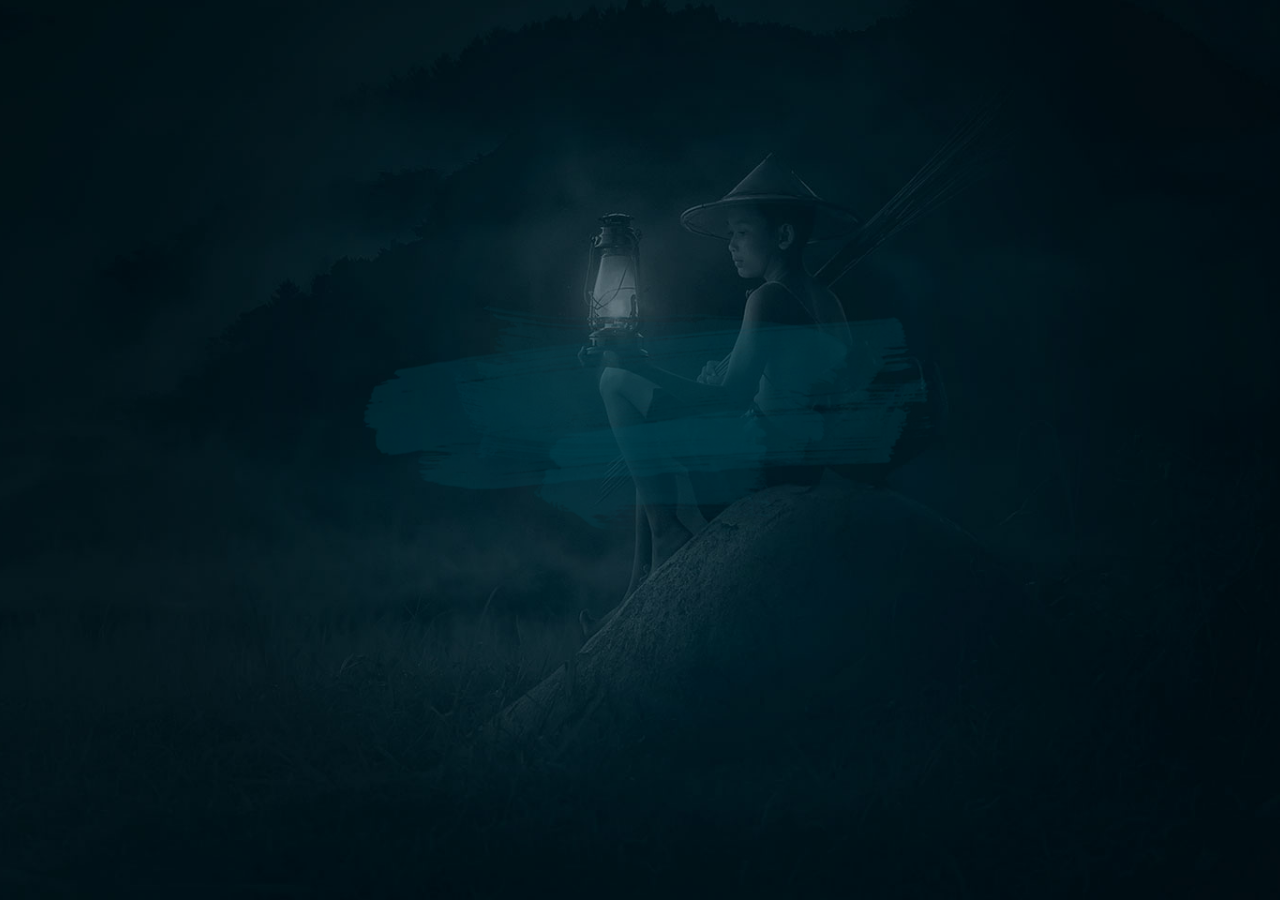
<file: index.html>
<!DOCTYPE html>
<html lang="ru">
<head>
    <meta charset="UTF-8">
    <meta name="viewport" content="width=1200, initial-scale=1.0">

    <link rel="preconnect" href="https://fonts.googleapis.com">
    <link rel="preconnect" href="https://fonts.gstatic.com" crossorigin>
    <link href="https://fonts.googleapis.com/css2?family=Roboto:wght@400;500;700&display=swap" rel="stylesheet">
 
    <link rel="stylesheet" href="main.css">
    
    <title>Welcome Page</title>
</head>

<body>
    <div class="welcome">
        <div class="welcome__container">
            <div class="central">
                <img src="./img/welcome-logo.png" alt="logo" class="central__logo">
                <h3 class="central__title">Открой для себя Азию</h3>
                <a href="./main.html" class="button">Войти</a>
            </div>
        </div>
    </div>
</body>
</html>
</file>
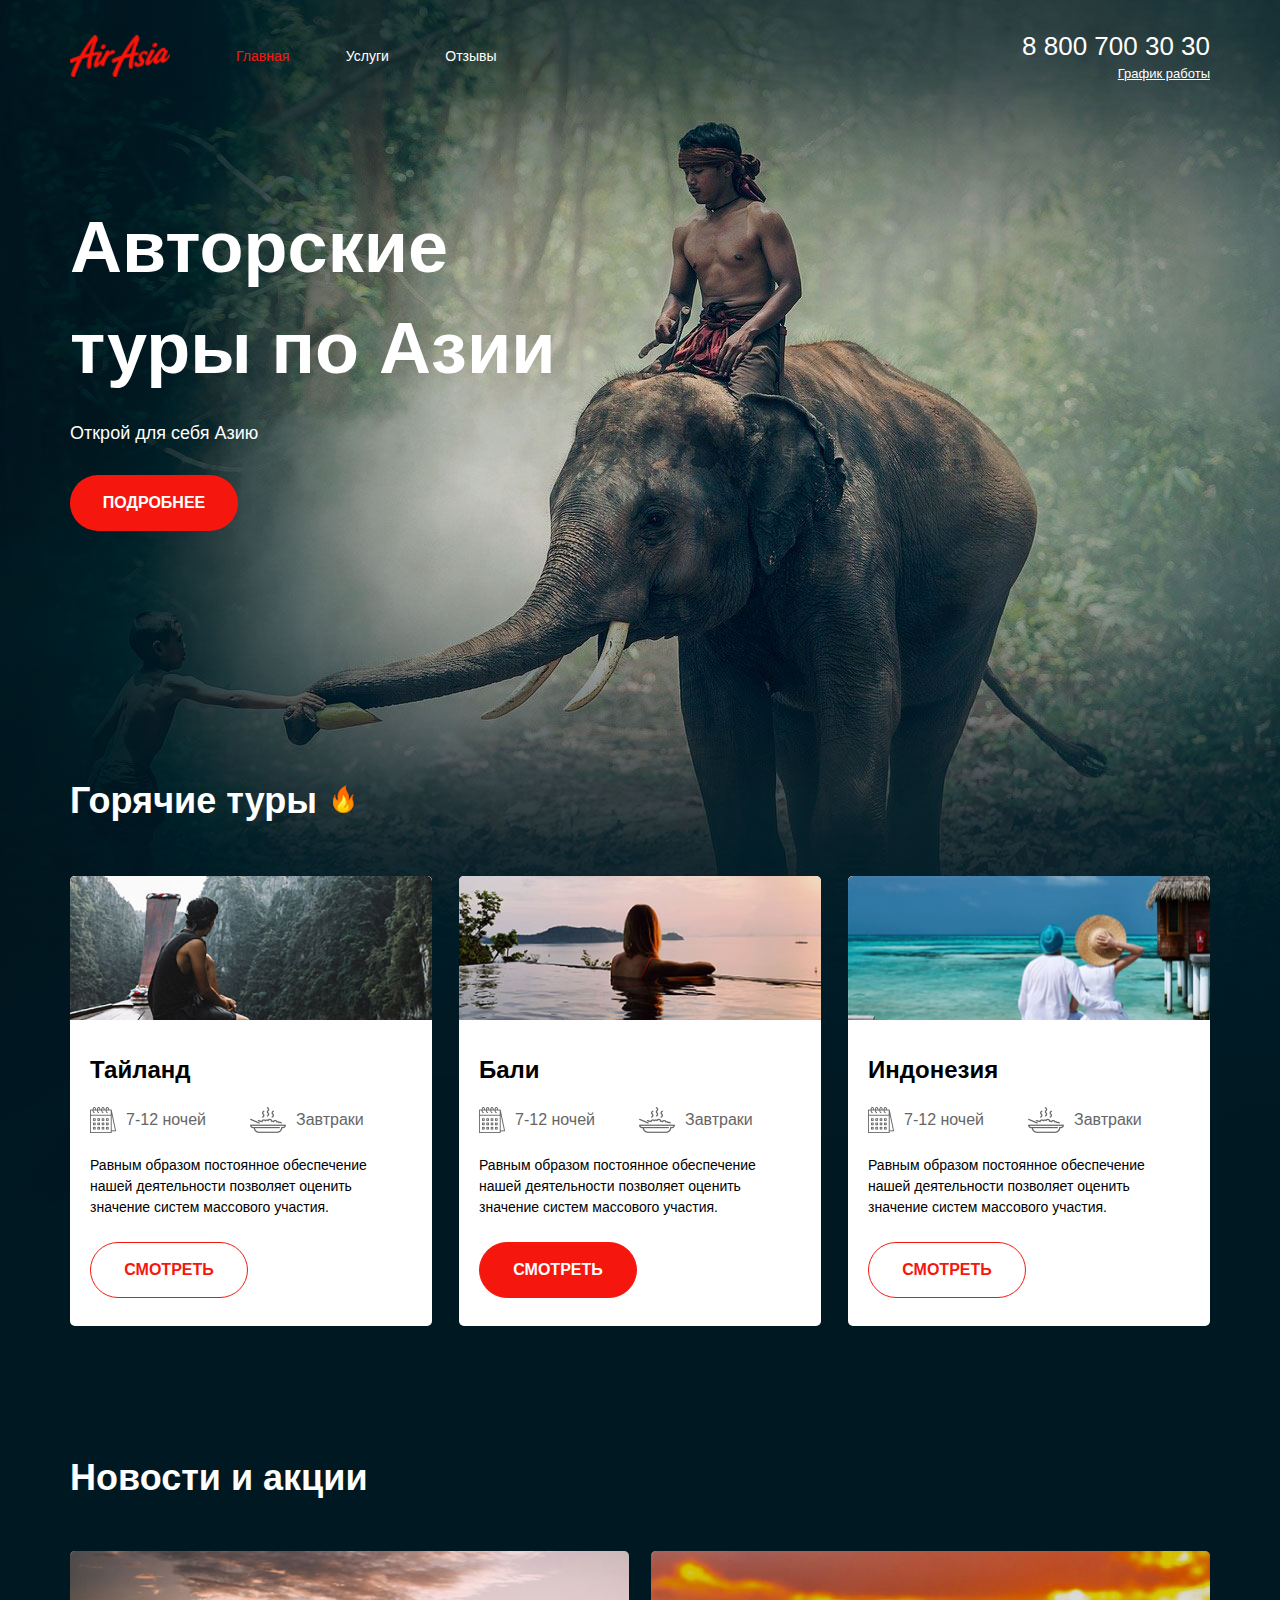
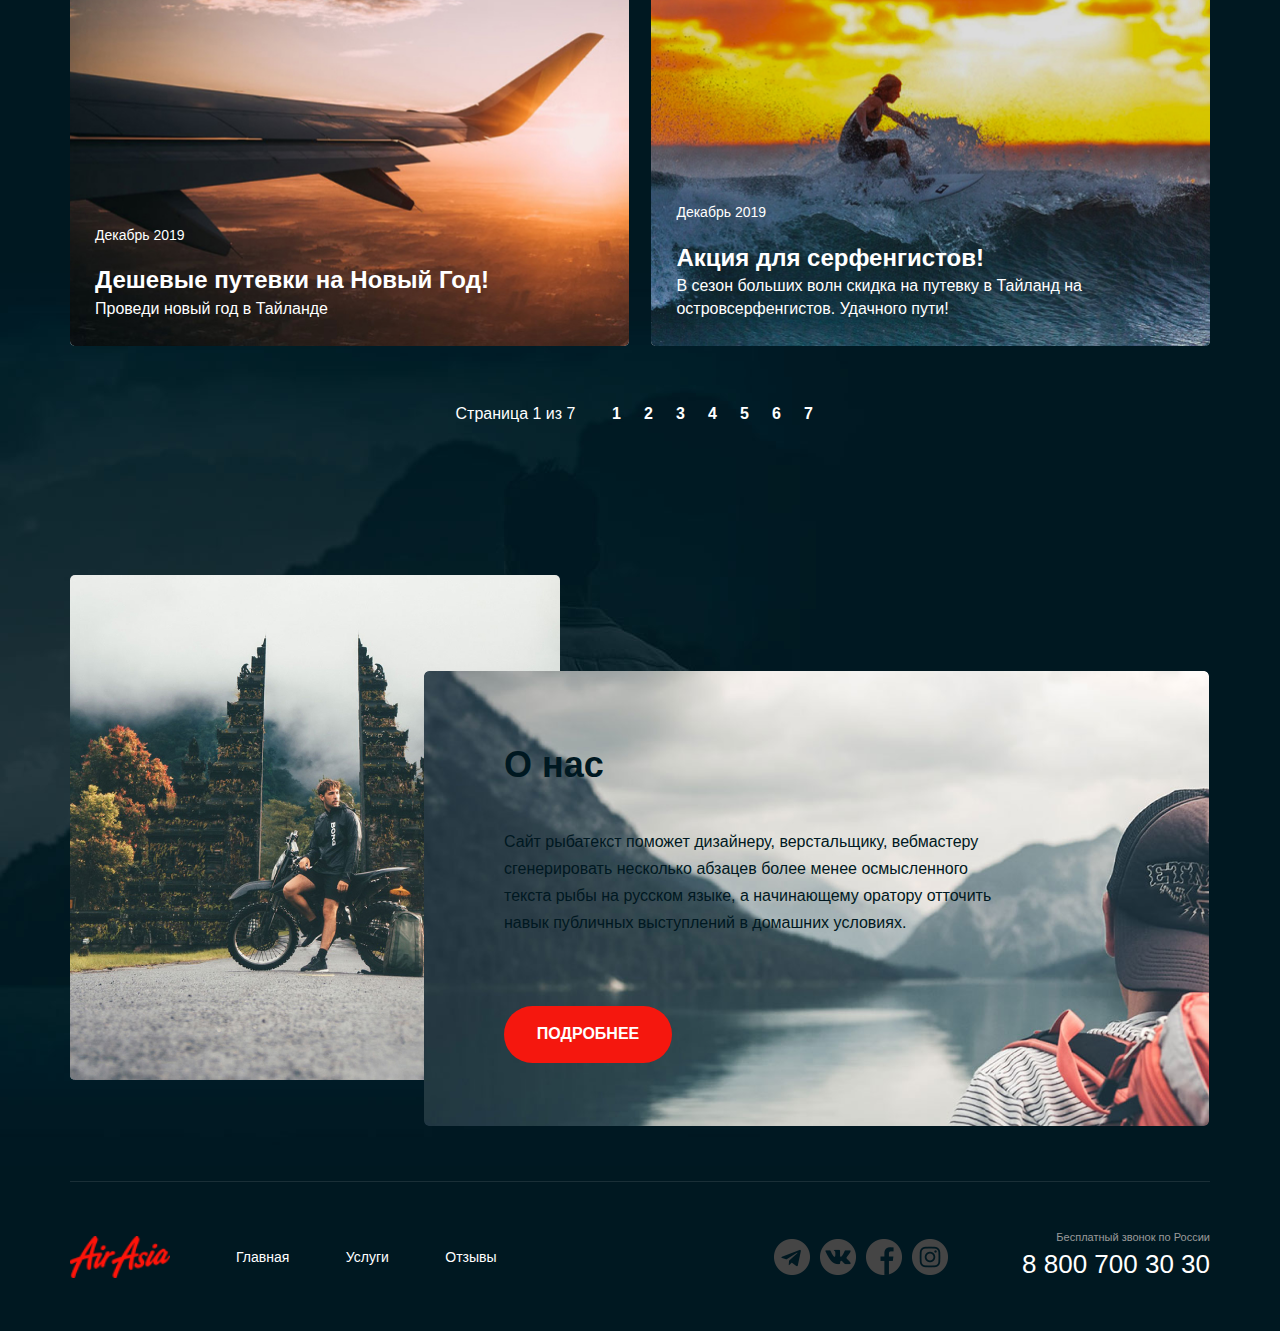
<file: main.html>
<!DOCTYPE html>
<html lang="ru">
<head>
    <meta charset="UTF-8">
    <meta name="viewport" content="width=1200, initial-scale=1.0">

    <link rel="preconnect" href="https://fonts.googleapis.com">
    <link rel="preconnect" href="https://fonts.gstatic.com" crossorigin>
    <link href="https://fonts.googleapis.com/css2?family=Roboto:wght@400;500;700&display=swap" rel="stylesheet">
 
    <link rel="stylesheet" href="main.css">
    
    <title>Air Asia</title>
</head>
<body>
    <div class="wrapper wrapper--main">
        <div class="container">
            <header class="header header--main">
                <div class="header__left">
                    <div class="logo">
                        <a href="./index.html" class="logo__link">
                        <img src="./img/лого.png" width="100px" alt="Логотип" class="logo__icon">
                        </a>
                    </div>
                    <nav class="menu">
                         <ul class="menu__list">
                              <li class="menu__item">
                              <a href="./main.html" class="menu__link menu__link--active">Главная</a>
                              </li>
                              <li class="menu__item">
                             <a href="./services.html" class="menu__link">Услуги</a>
                              </li>
                              <li class="menu__item">
                             <a href="./reviews.html" class="menu__link">Отзывы</a>
                             </li>
                        </ul>
                    </nav>
                </div>
                <div class="header__right">
                    <adress class="contacts">
                        <a href="tel:+78007003030" class="contacts__phone">8 800 700 30 30</a>
                        <div class="dropdown">
                            <a href="#" class="dropdown__link">График работы</a>
                            <div class="dropdown__schedule">
                                <ul class="dropdown__list">
                                    <li class="dropdown__item dropdown__item--top">пн-вс: 09:00 - 20:00</li>
                                    <li class="dropdown__item">Обед: 14:00-14:30</li>
                                </ul>
                            </div>
                        </div>
                    </adress>
                </div>
            </header>
            <main class="main">
                <section class="preview">
                    <h1 class="preview__title">Авторские туры по Азии</h1>
                    <p class="preview__text">Открой для себя Азию</p>
                    <div class="preview__button">
                    <button class="button">Подробнее</button>
                    </div>
                </section>
                <section class="hot-tours">
                    <div class="hot-tours__title">
                    <h2 class="hot-tours__title-text">Горячие туры</h2>
                    <img src="./img/flame.png" alt="" class="hot-tours__title-icon">
                    </div>
                    <ul class="hot-tours__list">
                    <li class="hot-tours__item">
                        <img src="./img/river.jpg" alt="" class="hot-tours__image">
                        <div class="hot-tours__content">
                            <h3 class="hot-tours__subtitle">Тайланд</h3>
                            <div class="hot-tours__options">
                                <div class="hot-tours__options-item">
                                    <img src="./img/calendar.png" alt="" class="hot-tours__options-icon">
                                    <span class="hot-tours__options-text">7-12 ночей</span>
                                </div>
                                <div class="hot-tours__options-item">
                                    <img src="./img/meal.png" alt="" class="hot-tours__options-icon">
                                    <span class="hot-tours__options-text">Завтраки</span>
                                </div>
                            </div>
                            <div class="hot-tours__description">Равным образом постоянное обеспечение нашей деятельности позволяет оценить значение систем массового участия.
                            </div>
                            <div class="hot-tours__button">
                                <button class="button button--border">Смотреть</button>
                            </div>
                        </div>
                    </li>
                    <li class="hot-tours__item">
                        <img src="./img/pool.jpg" alt="" class="hot-tours__image">
                        <div class="hot-tours__content">
                            <h3 class="hot-tours__subtitle">Бали</h3>
                            <div class="hot-tours__options">
                                <div class="hot-tours__options-item">
                                    <img src="./img/calendar.png" alt="" class="hot-tours__options-icon">
                                    <span class="hot-tours__options-text">7-12 ночей</span>
                                </div>
                                <div class="hot-tours__options-item">
                                    <img src="./img/meal.png" alt="" class="hot-tours__options-icon">
                                    <span class="hot-tours__options-text">Завтраки</span>
                                </div>
                            </div>
                            <div class="hot-tours__description">Равным образом постоянное обеспечение нашей деятельности позволяет оценить значение систем массового участия.
                            </div>
                            <div class="hot-tours__button">
                                <button class="button button--border--2">Смотреть</button>
                            </div>

                        </div>
                    </li>
                    <li class="hot-tours__item">
                        <img src="./img/ocean.jpg" alt="" class="hot-tours__image">
                        <div class="hot-tours__content">
                            <h3 class="hot-tours__subtitle">Индонезия</h3>
                            <div class="hot-tours__options">
                                <div class="hot-tours__options-item">
                                    <img src="./img/calendar.png" alt="" class="hot-tours__options-icon">
                                    <span class="hot-tours__options-text">7-12 ночей</span>
                                </div>
                                <div class="hot-tours__options-item">
                                    <img src="./img/meal.png" alt="" class="hot-tours__options-icon">
                                    <span class="hot-tours__options-text">Завтраки</span>
                                </div>
                            </div>
                            <div class="hot-tours__description">Равным образом постоянное обеспечение нашей деятельности позволяет оценить значение систем массового участия.
                            </div>
                            <div class="hot-tours__button">
                                <button class="button button--border">Смотреть</button>
                            </div>

                        </div>
                    </li>
                    </ul>
                </section>
                <section class="news">
                    <h2 class="news__title">Новости и акции</h2>
                    <ul class="news__list">
                    <li class="news__item">
                        <img src="./img/plain.jpg" alt="" class="news__image">
                        <div class="news__content">
                           <time class="news__date">
                                <span class="news__date-month">Декабрь</span>
                                <span class="news__date-year">2019</span>
                            </time>
                            <h3 class="news__subtitle">Дешевые путевки на Новый Год!</h3>
                            <p class="news__text">Проведи новый год в Тайланде</p>
                        </div>

                    </li>
                    <li class="news__item">
                        <img src="./img/Surfer.jpg" alt="" class="news__image">
                        <div class="news__content">
                           <time class="news__date">
                                <span class="news__date-month">Декабрь</span>
                                <span class="news__date-year">2019</span>
                            </time>
                            <h3 class="news__subtitle">Акция для серфенгистов!</h3>
                            <p class="news__text">В сезон больших волн скидка на путевку в Тайланд на островсерфенгистов. Удачного пути!</p>
                        </div>

                    </li>
                    </ul>
                    <div class="paginator">
                    <div class="paginator__display">Страница 1 из 7</div>
                    <ul class="paginator__list">
                        <li class="paginator__item">
                            <a href="#" class="paginator__link">1</a>
                        </li>
                        <li class="paginator__item">
                            <a href="#" class="paginator__link">2</a>
                        </li>
                        <li class="paginator__item">
                            <a href="#" class="paginator__link">3</a>
                        </li>
                        <li class="paginator__item">
                            <a href="#" class="paginator__link">4</a>
                        </li>
                        <li class="paginator__item">
                            <a href="#" class="paginator__link">5</a>
                        </li>
                        <li class="paginator__item">
                            <a href="#" class="paginator__link">6</a>
                        </li>
                        <li class="paginator__item">
                            <a href="#" class="paginator__link">7</a>
                        </li>

                    </ul>
                    </div>
                </section>
                <section class="about">
                    <img src="./img/gates.jpg" alt="" class="about__image">
                    <div class="about__content">
                        <h2 class="about__title">О нас</h2>
                        <p class="about__text">Сайт рыбатекст поможет дизайнеру, верстальщику, вебмастеру сгенерировать несколько абзацев более менее осмысленного текста рыбы на русском языке, а начинающему оратору отточить навык публичных выступлений в домашних условиях. </p>
                        <div class="about__button">
                            <button class="button">Подробнее</button>
                        </div>
                    </div>
                </section>
            </main>
            <footer class="footer">
                <div class="footer__left">
                    <div class="logo logo--footer">
                        <a href="" class="logo__link"></a>
                            <img src="./img/лого.png" width="100px" alt="Логотип" class="logo__icon">
                    </div>
                    <nav class="menu menu--footer">
                        <ul class="menu__list">
                            <li class="menu__item">
                                <a href="#" class="menu__link">Главная</a>
                            </li>
                            <li class="menu__item">
                                <a href="#" class="menu__link">Услуги</a>
                            </li>
                            <li class="menu__item">
                                <a href="#" class="menu__link">Отзывы</a>
                            </li>
                        </ul>
                    </nav>
                </div>
                <div class="footer__right">
                    <div class="sociale">
                        <ul class="sociale__list">
                             <li class="sociale__item sociale__item--icon--tg">
                                 <a href="#" class="sociale__link sociale__link--tg">
                                <!-- <img src="#" alt="tg" class="sociale__icon"> -->
                                 </a>
                             </li>
                             <li class="sociale__item sociale__item--icon--vk">
                                 <a href="#" class="sociale__link sociale__link--vk">
                                        <!-- <img src="./img/vk.png" alt="vk" class="sociale__icon"> -->
                                    </a>
                                </li>
                               <li class="sociale__item sociale__item--icon--fb">
                                   <a href="#" class="sociale__link sociale__link--fb">
                                      <!-- <img src="./img/f.png" alt="fb" class="sociale__icon"> -->
                                   </a>
                               </li>
                                <li class="sociale__item sociale__item--icon--in">
                                    <a href="#" class="sociale__link sociale__link--in">
                                        <!-- <img src="./img/in.png" alt="in" class="sociale__icon"> -->
                                    </a>
                             </li>
                        </ul> 
                    </div>
                    <adress class="contacts contacts--footer">
                        <div class="contacts__free-call">Бесплатный звонок по России</div>
                        <a href="tel:+78007003030" class="contacts__phone">8 800 700 30 30</a>
                    </adress>
                </div>
            </footer>
        </div>
    </div>
</body>
</html>
</file>
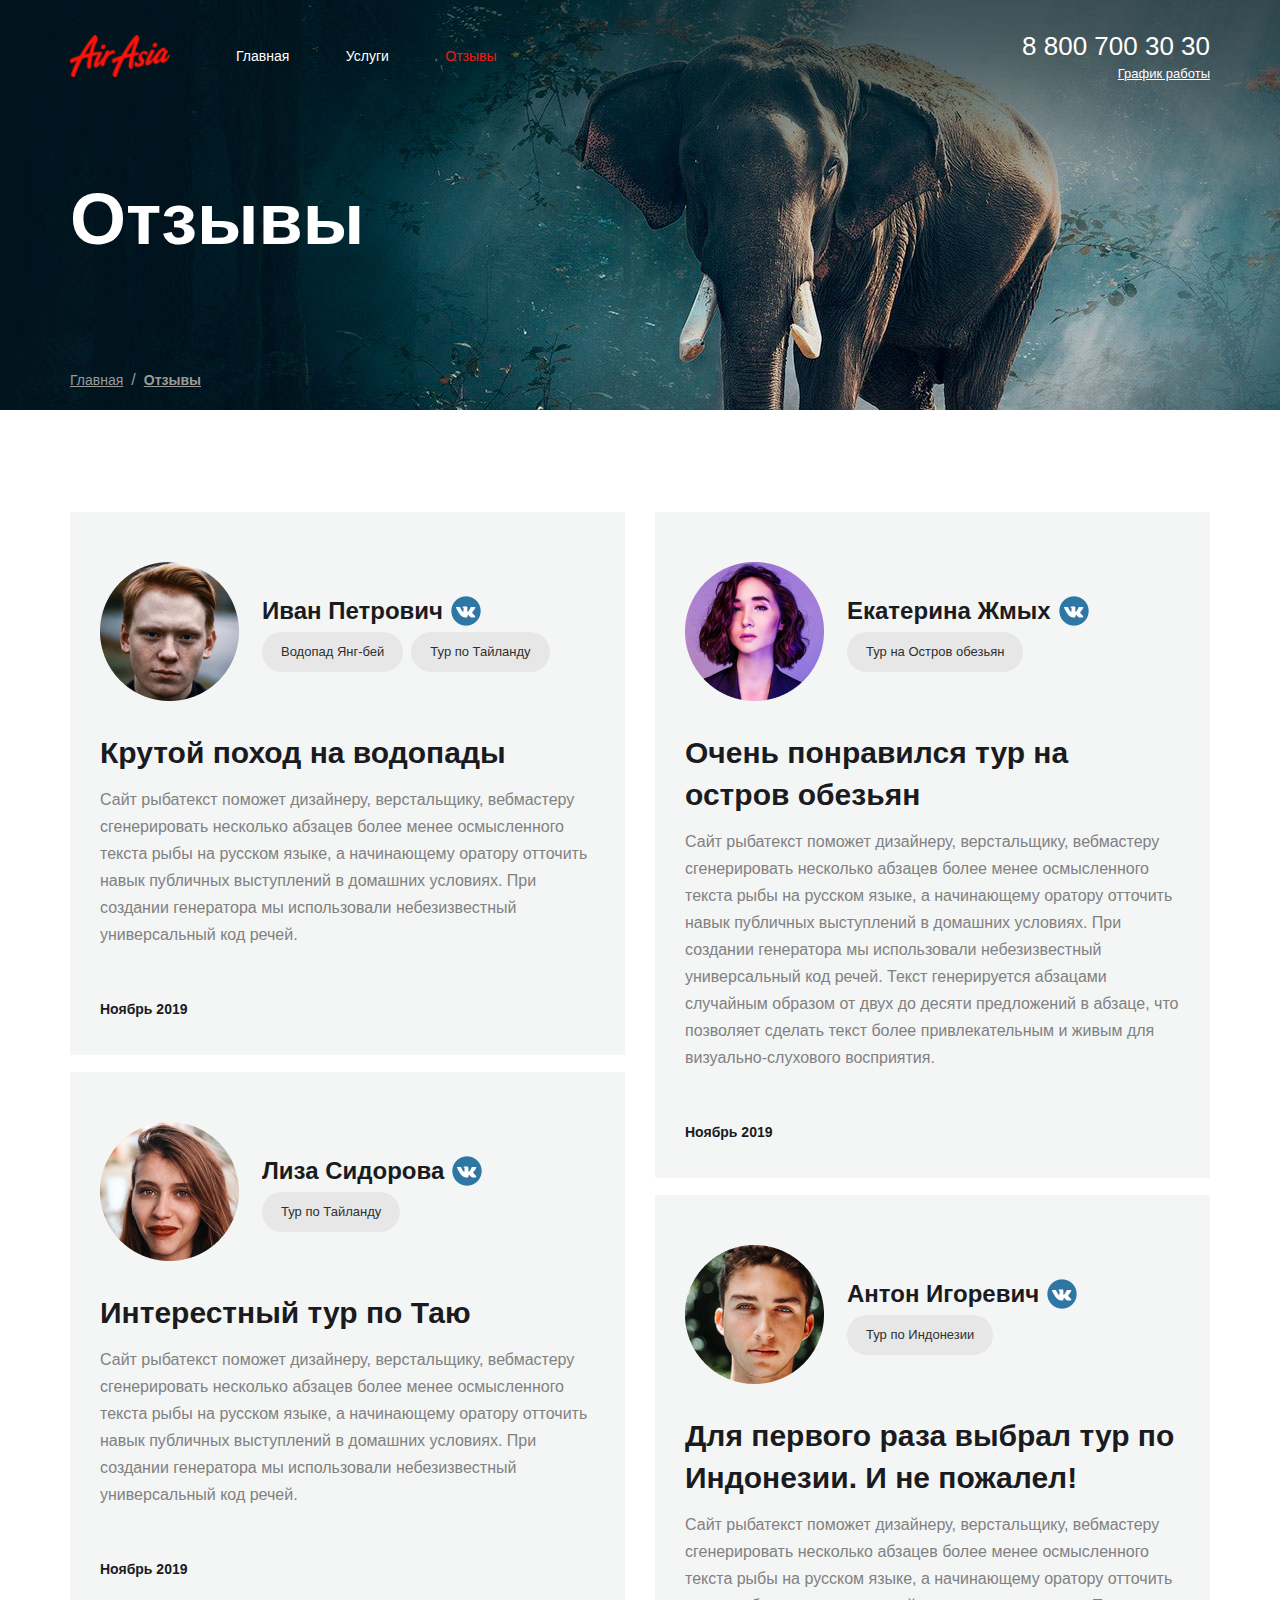
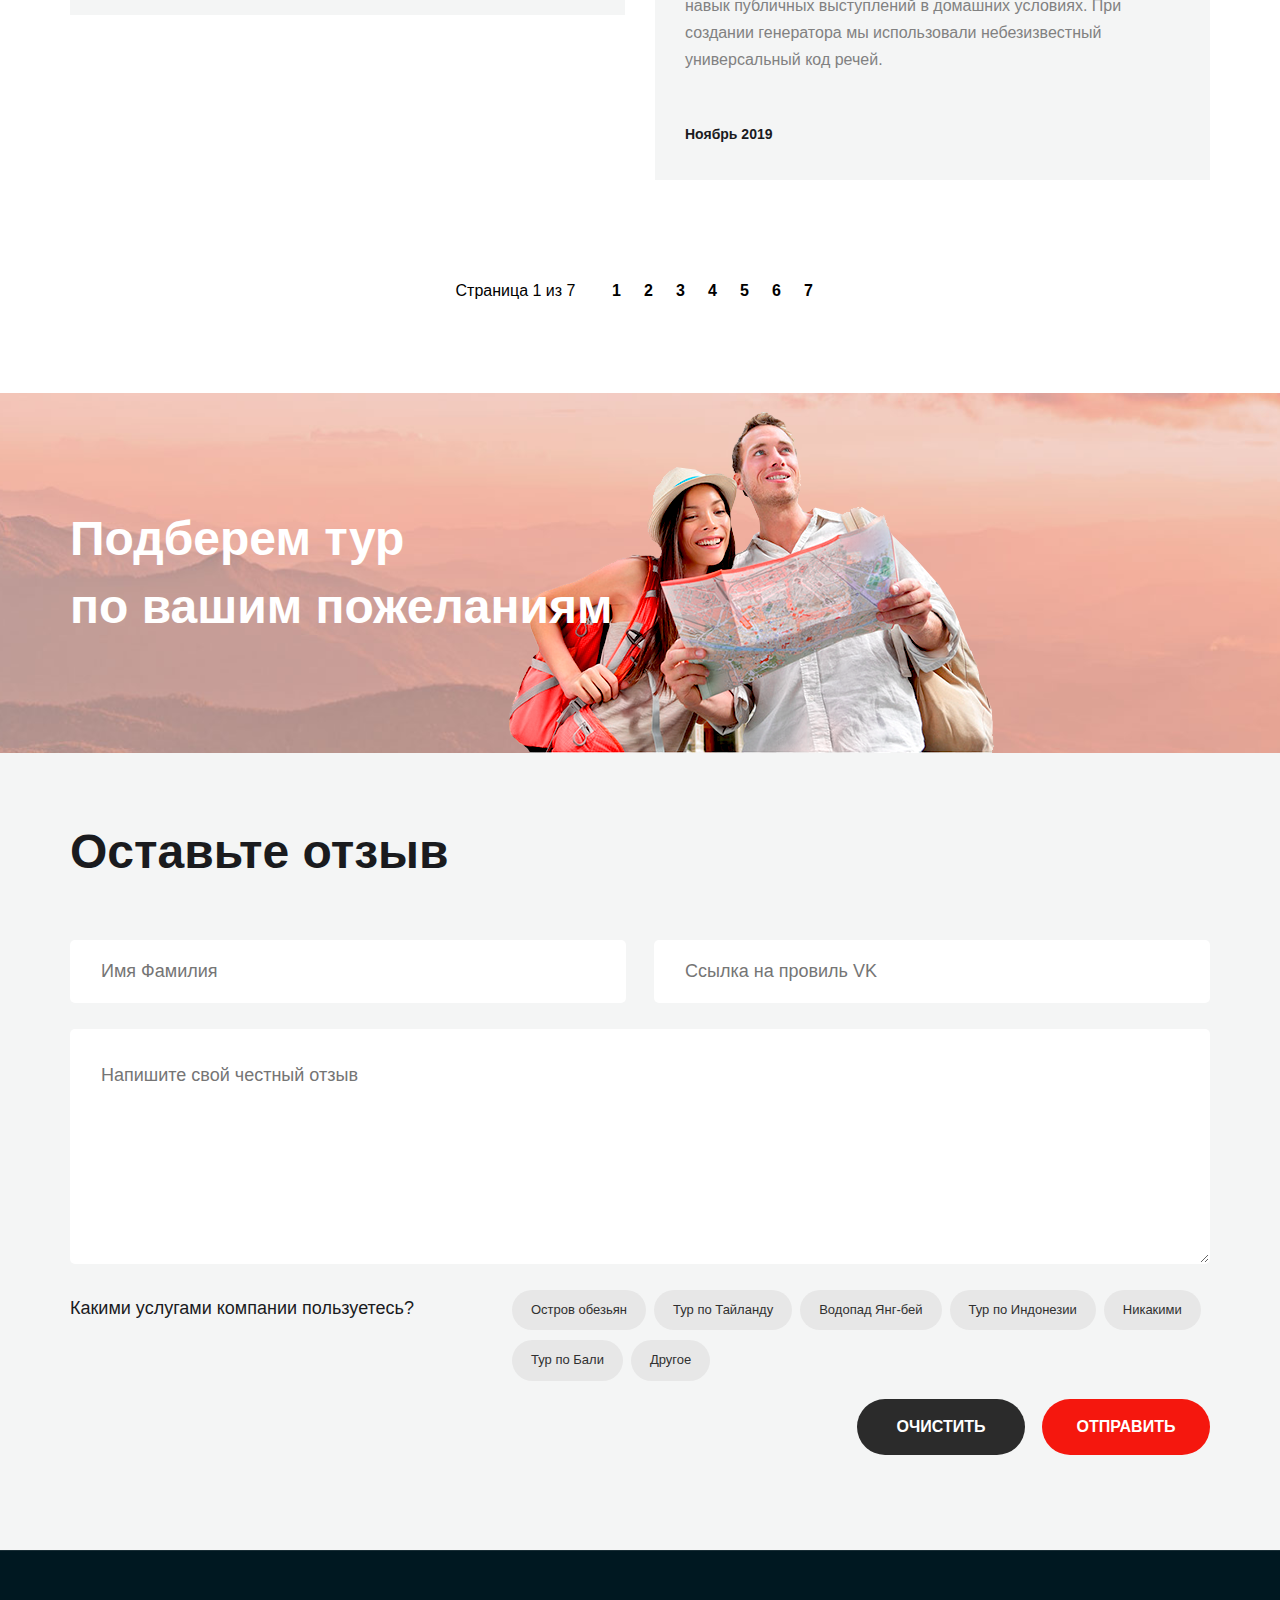
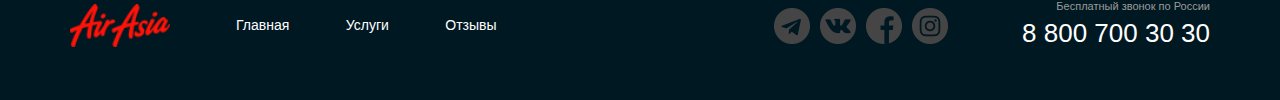
<file: reviews.html>
<!DOCTYPE html>
<html lang="ru">
<head>
    <meta charset="UTF-8">
    <meta name="viewport" content="width=1200, initial-scale=1.0">

    <link rel="preconnect" href="https://fonts.googleapis.com">
    <link rel="preconnect" href="https://fonts.gstatic.com" crossorigin>
    <link href="https://fonts.googleapis.com/css2?family=Roboto:wght@400;500;700&display=swap" rel="stylesheet">
 
    <link rel="stylesheet" href="main.css">
    
    <title>Reviews</title>
</head>
<body>
    <div class="wrapper">
        <section class="top-line">
            <div class="container container--top-line">
                <header class="header header--services">
                    <div class="header__left">
                        <div class="logo">
                            <a href="./index.html" class="logo__link">
                            <img src="./img/лого.png" width="100px" alt="Логотип" class="logo__icon">
                            </a>
                        </div>
                        <nav class="menu">
                             <ul class="menu__list">
                                  <li class="menu__item">
                                  <a href="./main.html" class="menu__link">Главная</a>
                                  </li>
                                  <li class="menu__item">
                                 <a href="./services.html" class="menu__link">Услуги</a>
                                  </li>
                                  <li class="menu__item">
                                 <a href="./reviews.html" class="menu__link menu__link--active">Отзывы</a>
                                 </li>
                            </ul>
                        </nav>
                    </div>
                    <div class="header__right">
                        <adress class="contacts">
                            <a href="tel:+78007003030" class="contacts__phone">8 800 700 30 30</a>
                            <div class="dropdown">
                                <a href="#" class="dropdown__link">График работы</a>
                                <div class="dropdown__schedule">
                                    <ul class="dropdown__list">
                                        <li class="dropdown__item dropdown__item--top">пн-вс: 09:00 - 20:00</li>
                                        <li class="dropdown__item">Обед: 14:00-14:30</li>
                                    </ul>
                                </div>
                            </div>
                        </adress>
                    </div>
                </header>
                <h1 class="top-line__title">Отзывы</h1>
                <nav class="breadcrumbs">
                    <ul class="breadcrumbs__list">
                        <li class="breadcrumbs_item">
                            <a href="./main.html" class="breadcrumbs__link">Главная</a>
                        </li>
                        <li class="breadcrumbs_item breadcrumbs_item--active">
                            <a href="#" class="breadcrumbs__link">Отзывы</a>
                        </li>
                    </ul>
                </nav>
            </div>
        </section>
        <main class="reviews">
            <div class="container">
                <ul class="reviews__list">
                    <li class="reviews__item">
                        <div class="reviews__header">
                            <div class="reviews__photo">
                                <div class="avatar">
                                    <img src="./img/Эллипс1.png" alt="user" class="avatar__img">
                                </div>
                            </div>
                            <div class="reviews__userdata">
                                <a href="#" class="reviews__user">Иван Петрович</a>
                                <ul class="reviews__list-tag">
                                    <li class="reviews__item-tag tag">Водопад Янг-бей</li>
                                    <li class="reviews__item-tag tag">Тур по Тайланду</li>
                                </ul>
                            </div>
                        </div>
                        <div class="reviews__content">
                            <h3 class="reviews__title">Крутой поход на водопады</h3>
                            <div class="reviews__text">
                                <p>Сайт рыбатекст поможет дизайнеру, верстальщику, вебмастеру сгенерировать несколько абзацев более менее осмысленного текста рыбы на русском языке, а начинающему оратору отточить навык публичных выступлений в домашних условиях. При создании генератора мы использовали небезизвестный универсальный код речей. </p>
                            </div>
                            <time class="reviews__date">Ноябрь 2019</time>
                        </div>
                    </li>
                    <li class="reviews__item">
                        <div class="reviews__header">
                            <div class="reviews__photo">
                                <div class="avatar">
                                    <img src="./img/Эллипс3.png" alt="user" class="avatar__img">
                                </div>
                            </div>
                            <div class="reviews__userdata">
                                <a href="#" class="reviews__user">Лиза Сидорова</a>
                                <ul class="reviews__list-tag">
                                    <li class="reviews__item-tag tag">Тур по Тайланду</li>
                                </ul>
                            </div>
                        </div>
                        <div class="reviews__content">
                            <h3 class="reviews__title">Интерестный тур по Таю</h3>
                            <div class="reviews__text">
                                <p>Сайт рыбатекст поможет дизайнеру, верстальщику, вебмастеру сгенерировать несколько абзацев более менее осмысленного текста рыбы на русском языке, а начинающему оратору отточить навык публичных выступлений в домашних условиях. При создании генератора мы использовали небезизвестный универсальный код речей. </p>
                            </div>
                            <time class="reviews__date">Ноябрь 2019</time>
                        </div>
                    </li>
                    <li class="reviews__item">
                        <div class="reviews__header">
                            <div class="reviews__photo">
                                <div class="avatar">
                                    <img src="./img/Эллипс2.png" alt="user" class="avatar__img">
                                </div>
                            </div>
                            <div class="reviews__userdata">
                                <a href="#" class="reviews__user">Екатерина Жмых</a>
                                <ul class="reviews__list-tag">
                                    <li class="reviews__item-tag tag">Тур на Остров обезьян</li>
                                </ul>
                            </div>
                        </div>
                        <div class="reviews__content">
                            <h3 class="reviews__title">Очень понравился тур на остров обезьян</h3>
                            <div class="reviews__text">
                                <p>Сайт рыбатекст поможет дизайнеру, верстальщику, вебмастеру сгенерировать несколько абзацев более менее осмысленного текста рыбы на русском языке, а начинающему оратору отточить навык публичных выступлений в домашних условиях. При создании генератора мы использовали небезизвестный универсальный код речей. Текст генерируется абзацами случайным образом от двух до десяти предложений в абзаце, что позволяет сделать текст более привлекательным и живым для визуально-слухового восприятия.</p>
                            </div>
                            <time class="reviews__date">Ноябрь 2019</time>
                        </div>
                    </li>
                    <li class="reviews__item">
                        <div class="reviews__header">
                            <div class="reviews__photo">
                                <div class="avatar">
                                    <img src="./img/Эллипс4.png" alt="user" class="avatar__img">
                                </div>
                            </div>
                            <div class="reviews__userdata">
                                <a href="#" class="reviews__user">Антон Игоревич</a>
                                <ul class="reviews__list-tag">
                                    <li class="reviews__item-tag tag">Тур по Индонезии</li>
                                </ul>
                            </div>
                        </div>
                        <div class="reviews__content">
                            <h3 class="reviews__title">Для первого раза выбрал тур по Индонезии. И не пожалел!</h3>
                            <div class="reviews__text">
                                <p>Сайт рыбатекст поможет дизайнеру, верстальщику, вебмастеру сгенерировать несколько абзацев более менее осмысленного текста рыбы на русском языке, а начинающему оратору отточить навык публичных выступлений в домашних условиях. При создании генератора мы использовали небезизвестный универсальный код речей. </p>
                            </div>
                            <time class="reviews__date">Ноябрь 2019</time>
                        </div>
                    </li>
                </ul>
                <div class="paginator paginator--reviews">
                    <div class="paginator__display">Страница 1 из 7</div>
                    <ul class="paginator__list">
                        <li class="paginator__item">
                            <a href="#" class="paginator__link paginator__link--2">1</a>
                        </li>
                        <li class="paginator__item">
                            <a href="#" class="paginator__link paginator__link--2">2</a>
                        </li>
                        <li class="paginator__item">
                            <a href="#" class="paginator__link paginator__link--2">3</a>
                        </li>
                        <li class="paginator__item">
                            <a href="#" class="paginator__link paginator__link--2">4</a>
                        </li>
                        <li class="paginator__item">
                            <a href="#" class="paginator__link paginator__link--2">5</a>
                        </li>
                        <li class="paginator__item">
                            <a href="#" class="paginator__link paginator__link--2">6</a>
                        </li>
                        <li class="paginator__item">
                            <a href="#" class="paginator__link paginator__link--2">7</a>
                        </li>
                    </ul>
                </div>
            </div>   
        </main>
        <section class="separator">
            <div class="container">
                <div class="separator__content">
                    <h2 class="separator__title">Подберем тур </br>
                        по вашим пожеланиям</h2>
                </div>
            </div>
        </section>
        <section class="form-section">
            <div class="container">
                <h2 class="form__title">Оставьте отзыв</h2>
                <form class="form">
                    <div class="form__row">
                        <input type="text" placeholder="Имя Фамилия" class="form__imput">
                        <input type="text" placeholder="Ссылка на провиль VK" class="form__imput">
                    </div>
                    <div class="form__row">
                        <textarea placeholder="Напишите свой честный отзыв" class="form__imput form__imput--textarea"></textarea>
                    </div>
                    <div class="form__controls">
                        <div class="form__controls-tiitle">Какими услугами компании пользуетесь?</div>
                        <ul class="controls__list">
                            <li class="controls__item">
                                <label class="controls__elem">
                                    <input type="checkbox" class="conrols__checkbox">
                                    <div class="tag controls__tag">Остров обезьян</div>
                                </label>
                            </li>
                            <li class="controls__item">
                                <label class="controls__elem">
                                    <input type="checkbox" class="conrols__checkbox">
                                    <div class="tag controls__tag">Тур по Тайланду</div>
                                </label>
                            </li>
                            <li class="controls__item">
                                <label class="controls__elem">
                                    <input type="checkbox" class="conrols__checkbox">
                                    <div class="tag controls__tag">Водопад Янг-бей</div>
                                </label>
                            </li>
                            <li class="controls__item">
                                <label class="controls__elem">
                                    <input type="checkbox" class="conrols__checkbox">
                                    <div class="tag controls__tag">Тур по Индонезии</div>
                                </label>
                            </li>
                            <li class="controls__item">
                                <label class="controls__elem">
                                    <input type="checkbox" class="conrols__checkbox">
                                    <div class="tag controls__tag">Никакими</div>
                                </label>
                            </li>
                            <li class="controls__item">
                                <label class="controls__elem">
                                    <input type="checkbox" class="conrols__checkbox">
                                    <div class="tag controls__tag">Тур по Бали</div>
                                </label>
                            </li>
                            <li class="controls__item">
                                <label class="controls__elem">
                                    <input type="checkbox" class="conrols__checkbox">
                                    <div class="tag controls__tag">Другое</div>
                                </label>
                            </li>
                        </ul>
                    </div>
                    <div class="form__button">
                        <button type="reset" class="button button--border--back">Очистить</button>
                        <button type="submit" class="button button--border--3">Отправить</button>
                    </div>
                </form>
            </div>
        </section>
        <footer class="footer">
            <div class="container container--footer">
                <div class="footer__left">
                    <div class="logo logo--footer">
                        <a href="" class="logo__link"></a>
                            <img src="./img/лого.png" width="100px" alt="Логотип" class="logo__icon">
                    </div>
                    <nav class="menu menu--footer">
                        <ul class="menu__list">
                            <li class="menu__item">
                                <a href="#" class="menu__link">Главная</a>
                            </li>
                            <li class="menu__item">
                                <a href="#" class="menu__link">Услуги</a>
                            </li>
                            <li class="menu__item">
                                <a href="#" class="menu__link">Отзывы</a>
                            </li>
                        </ul>
                    </nav>
                </div>
                <div class="footer__right">
                    <div class="sociale">
                        <ul class="sociale__list">
                             <li class="sociale__item sociale__item--icon--telegram">
                                 <a href="#" class="sociale__link">
                                <img src="./img/telegram.png" alt="telegram" class="sociale__icon">
                                 </a>
                             </li>
                             <li class="sociale__item sociale__item--icon--vk">
                                 <a href="#" class="sociale__link">
                                        <img src="./img/vk.png" alt="vk" class="sociale__icon">
                                    </a>
                                </li>
                               <li class="sociale__item sociale__item--icon--facebook">
                                   <a href="#" class="sociale__link">
                                      <img src="./img/f.png" alt="facebook" class="sociale__icon">
                                   </a>
                               </li>
                                <li class="sociale__item sociale__item--icon--instagram">
                                    <a href="#" class="sociale__link">
                                        <img src="./img/in.png" alt="instagram" class="sociale__icon">
                                    </a>
                             </li>
                        </ul> 
                    </div>
                    <adress class="contacts contacts--footer">
                        <div class="contacts__free-call">Бесплатный звонок по России</div>
                        <a href="tel:+78007003030" class="contacts__phone">8 800 700 30 30</a>
                    </adress>
                </div>
            </div>
        </footer>
    </div>
</body>
</html>
</file>
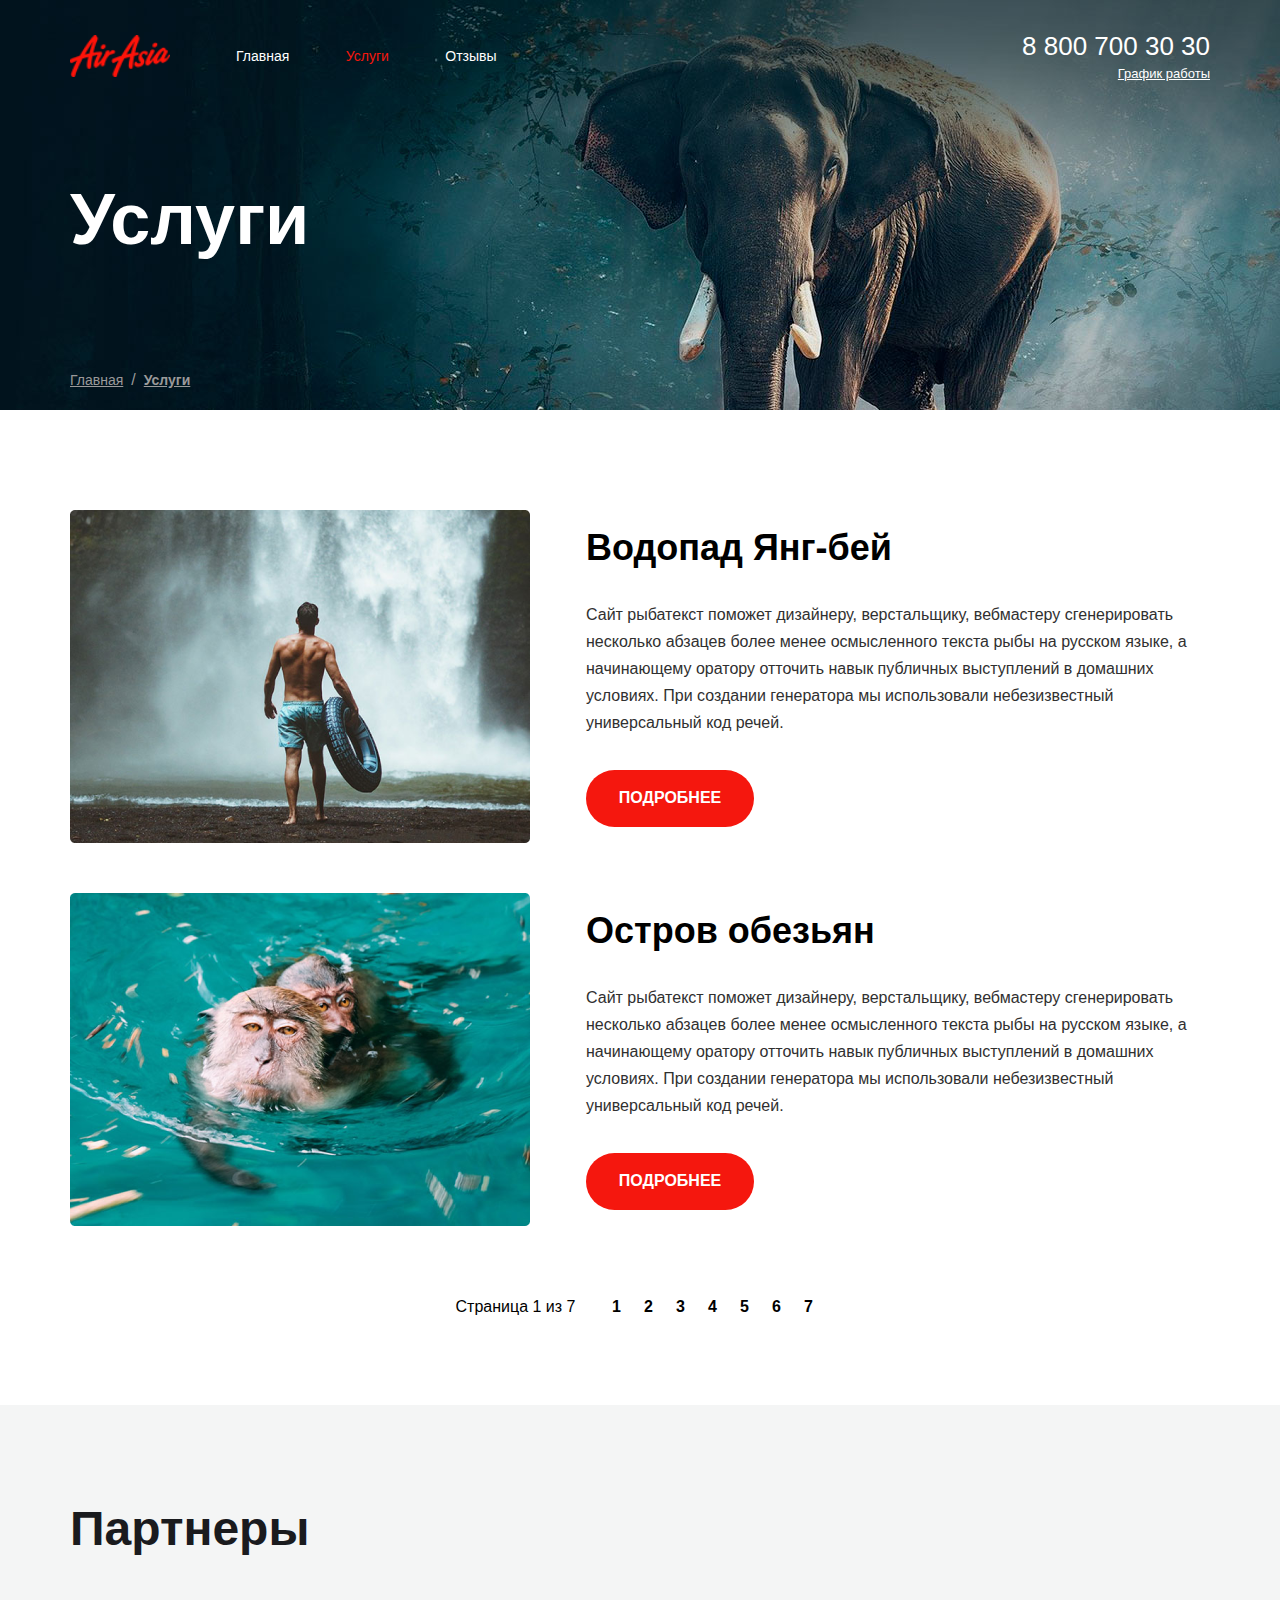
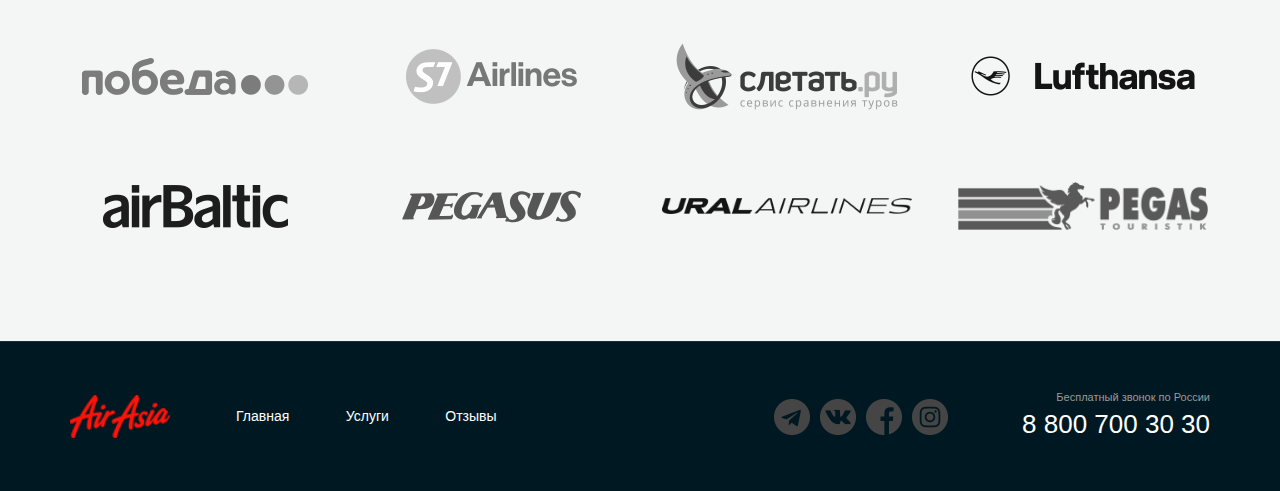
<file: services.html>
<!DOCTYPE html>
<html lang="ru">
<head>
    <meta charset="UTF-8">
    <meta name="viewport" content="width=1200, initial-scale=1.0">

    <link rel="preconnect" href="https://fonts.googleapis.com">
    <link rel="preconnect" href="https://fonts.gstatic.com" crossorigin>
    <link href="https://fonts.googleapis.com/css2?family=Roboto:wght@400;500;700&display=swap" rel="stylesheet">
 
    <link rel="stylesheet" href="main.css">
    
    <title>Services Page</title>
</head>
<body>
    <div class="wrapper">
        <section class="top-line">
            <div class="container container--top-line">
                <header class="header header--services">
                    <div class="header__left">
                        <div class="logo">
                            <a href="./index.html" class="logo__link">
                            <img src="./img/лого.png" width="100px" alt="Логотип" class="logo__icon">
                            </a>
                        </div>
                        <nav class="menu">
                             <ul class="menu__list">
                                  <li class="menu__item">
                                  <a href="./main.html" class="menu__link">Главная</a>
                                  </li>
                                  <li class="menu__item">
                                 <a href="./services.html" class="menu__link menu__link--active">Услуги</a>
                                  </li>
                                  <li class="menu__item">
                                 <a href="./reviews.html" class="menu__link">Отзывы</a>
                                 </li>
                            </ul>
                        </nav>
                    </div>
                    <div class="header__right">
                        <adress class="contacts">
                            <a href="tel:+78007003030" class="contacts__phone">8 800 700 30 30</a>
                            <div class="dropdown">
                                <a href="#" class="dropdown__link">График работы</a>
                                <div class="dropdown__schedule">
                                    <ul class="dropdown__list">
                                        <li class="dropdown__item dropdown__item--top">пн-вс: 09:00 - 20:00</li>
                                        <li class="dropdown__item">Обед: 14:00-14:30</li>
                                    </ul>
                                </div>
                            </div>
                        </adress>
                    </div>
                </header>
                <h1 class="top-line__title">Услуги</h1>
                <nav class="breadcrumbs">
                    <ul class="breadcrumbs__list">
                        <li class="breadcrumbs_item">
                            <a href="./main.html" class="breadcrumbs__link">Главная</a>
                        </li>
                        <li class="breadcrumbs_item breadcrumbs_item--active">
                            <a href="#" class="breadcrumbs__link">Услуги</a>
                        </li>
                    </ul>
                </nav>
            </div>
        </section>
        <main class="service">
            <div class="container">
                <ul class="service__list">
                    <li class="service__item">
                        <div class="service__img">
                            <img src="./img/waterfall.png" class="service__item" alt="waterfall">
                        </div>
                        <div class="service__content">
                            <h2 class="service__title">Водопад Янг-бей</h2>
                            <p class="service__text">Сайт рыбатекст поможет дизайнеру, верстальщику, вебмастеру сгенерировать несколько абзацев более менее осмысленного текста рыбы на русском языке, а начинающему оратору отточить навык публичных выступлений в домашних условиях. При создании генератора мы использовали небезизвестный универсальный код речей.</p>
                            <div class="service__button">
                                <button class="button button--border--3">Подробнее</button>
                            </div>
                        </div>                     
                    </li>
                    <li class="service__item">
                        <div class="service__img">
                            <img src="./img/monkeys.png" class="service__item" alt="waterfall">
                        </div>
                        <div class="service__content">
                            <h2 class="service__title">Остров обезьян</h2>
                            <p class="service__text">Сайт рыбатекст поможет дизайнеру, верстальщику, вебмастеру сгенерировать несколько абзацев более менее осмысленного текста рыбы на русском языке, а начинающему оратору отточить навык публичных выступлений в домашних условиях. При создании генератора мы использовали небезизвестный универсальный код речей.</p>
                            <div class="service__button">
                                <button class="button button--border--3">Подробнее</button>
                            </div>
                        </div>                     
                    </li>
                </ul>
                <div class="paginator">
                    <div class="paginator__display">Страница 1 из 7</div>
                    <ul class="paginator__list">
                        <li class="paginator__item">
                            <a href="#" class="paginator__link paginator__link--2">1</a>
                        </li>
                        <li class="paginator__item">
                            <a href="#" class="paginator__link paginator__link--2">2</a>
                        </li>
                        <li class="paginator__item">
                            <a href="#" class="paginator__link paginator__link--2">3</a>
                        </li>
                        <li class="paginator__item">
                            <a href="#" class="paginator__link paginator__link--2">4</a>
                        </li>
                        <li class="paginator__item">
                            <a href="#" class="paginator__link paginator__link--2">5</a>
                        </li>
                        <li class="paginator__item">
                            <a href="#" class="paginator__link paginator__link--2">6</a>
                        </li>
                        <li class="paginator__item">
                            <a href="#" class="paginator__link paginator__link--2">7</a>
                        </li>
                    </ul>
                </div>
            </div>   
        </main>
        <section class="partners">
            <div class="container">
                <h2 class="partners__title">Партнеры</h2>
                <ul class="partners__list">
                    <li class="partners__item">
                        <a href="#" class="partners__link">
                            <img src="./img/pobeda.png" alt="pobeda">
                        </a>
                    </li>
                    <li class="partners__item">
                        <a href="#" class="partners__link">
                            <img src="./img/s7.png" alt="s7">
                        </a>
                    </li>
                    <li class="partners__item">
                        <a href="#" class="partners__link">
                            <img src="./img/lets-fly.png" alt="lets-fly">
                        </a>
                    </li>
                    <li class="partners__item">
                        <a href="#" class="partners__link">
                            <img src="./img/lufthansa.png" alt="lufthansa">
                        </a>
                    </li>
                    <li class="partners__item">
                        <a href="#" class="partners__link">
                            <img src="./img/airbaltic.png" alt="airbaltic">
                        </a>
                    </li>
                    <li class="partners__item">
                        <a href="#" class="partners__link">
                            <img src="./img/pegasus.png" alt="pegasus">
                        </a>
                    </li>
                    <li class="partners__item">
                        <a href="#" class="partners__link">
                            <img src="./img/ural.png" alt="ural">
                        </a>
                    </li>
                    <li class="partners__item">
                        <a href="#" class="partners__link">
                            <img src="./img/pegas.png" alt="pegas">
                        </a>
                    </li>
                </ul>
            </div>
        </section>
        <footer class="footer">
            <div class="container container--footer">
                <div class="footer__left">
                    <div class="logo logo--footer">
                        <a href="" class="logo__link"></a>
                            <img src="./img/лого.png" width="100px" alt="Логотип" class="logo__icon">
                    </div>
                    <nav class="menu menu--footer">
                        <ul class="menu__list">
                            <li class="menu__item">
                                <a href="#" class="menu__link">Главная</a>
                            </li>
                            <li class="menu__item">
                                <a href="#" class="menu__link">Услуги</a>
                            </li>
                            <li class="menu__item">
                                <a href="#" class="menu__link">Отзывы</a>
                            </li>
                        </ul>
                    </nav>
                </div>
                <div class="footer__right">
                    <div class="sociale">
                        <ul class="sociale__list">
                             <li class="sociale__item sociale__item--icon--telegram">
                                 <a href="#" class="sociale__link">
                                <img src="./img/telegram.png" alt="telegram" class="sociale__icon">
                                 </a>
                             </li>
                             <li class="sociale__item sociale__item--icon--vk">
                                 <a href="#" class="sociale__link">
                                        <img src="./img/vk.png" alt="vk" class="sociale__icon">
                                    </a>
                                </li>
                               <li class="sociale__item sociale__item--icon--facebook">
                                   <a href="#" class="sociale__link">
                                      <img src="./img/f.png" alt="facebook" class="sociale__icon">
                                   </a>
                               </li>
                                <li class="sociale__item sociale__item--icon--instagram">
                                    <a href="#" class="sociale__link">
                                        <img src="./img/in.png" alt="instagram" class="sociale__icon">
                                    </a>
                             </li>
                        </ul> 
                    </div>
                    <adress class="contacts contacts--footer">
                        <div class="contacts__free-call">Бесплатный звонок по России</div>
                        <a href="tel:+78007003030" class="contacts__phone">8 800 700 30 30</a>
                    </adress>
                </div>
            </div>
        </footer>
    </div>
</body>
</html>
</file>
<file: main.css>
@import url('./layout/normalize.css');
@import url('./layout/base.css');

@import url('./blocks/header.css');
@import url('./blocks/preview.css');
@import url('./blocks/hot-tours.css');
@import url('./blocks/news.css');
@import url('./blocks/about.css');
@import url('./blocks/footer.css');

@import url('./blocks/top-line.css');
@import url('./blocks/service.css');
@import url('./blocks/partners.css');

@import url('./blocks/reviews.css');
@import url('./blocks/separator.css');
@import url('./blocks/form.css');

@import url('./blocks/welcome.css');
</file>
